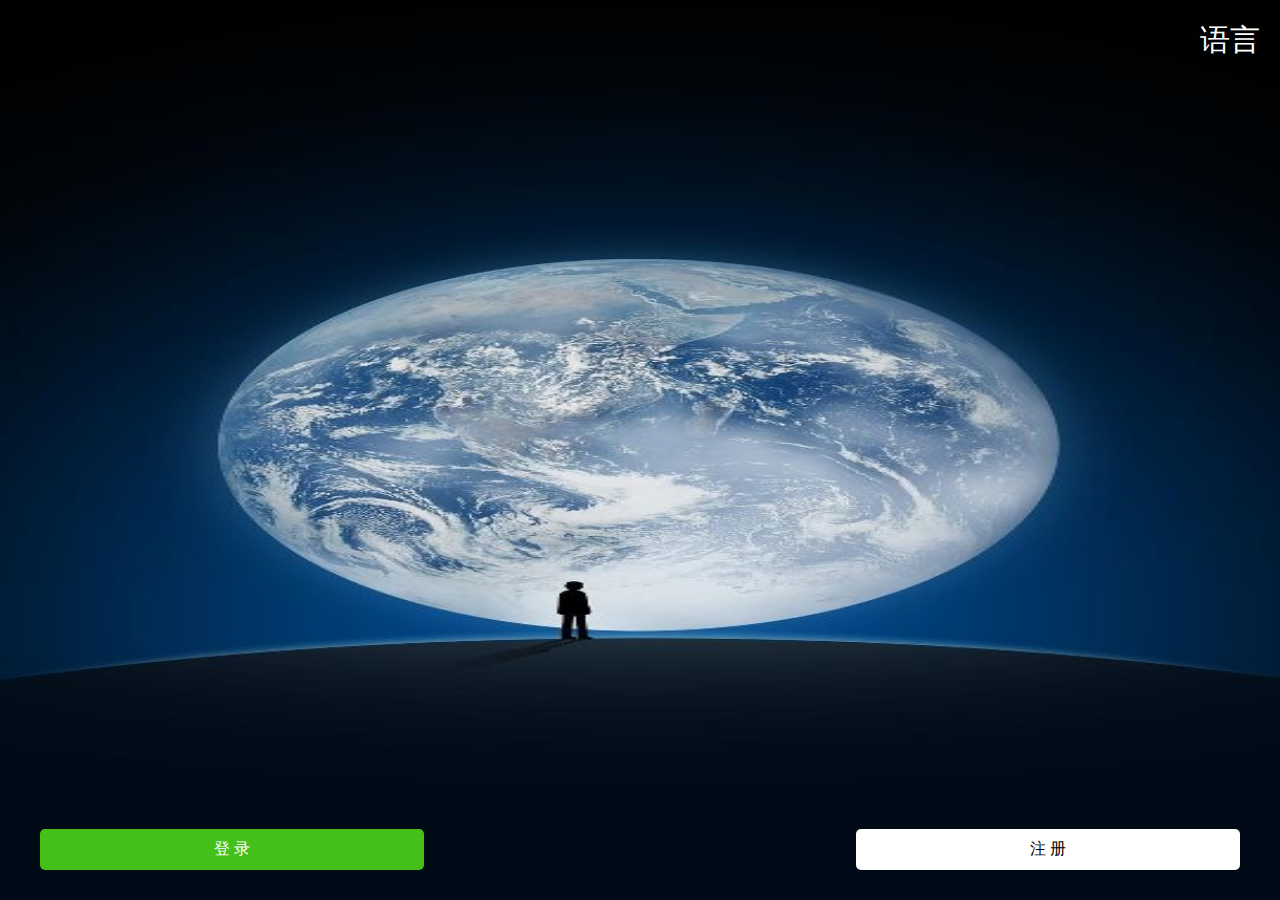
<file: index.html>
<!DOCTYPE html>
<html>

<head>
    <meta charset="utf-8" />
    <meta name="viewport" content="width=device-width, initial-scale=1, maximum-scale=1, user-scalable=no">
    <title>首页</title>
    <link href="css/style.css?v=1" rel="stylesheet">
</head>

<body class="back">
    <div class="language">语言</div>
    <div class="index-foot">
        <button class="btn1">登 录</button>
        <a href="zhuce.html"><button class="btn2">注 册</button></a>
    </div>
</body>

</html>
</file>
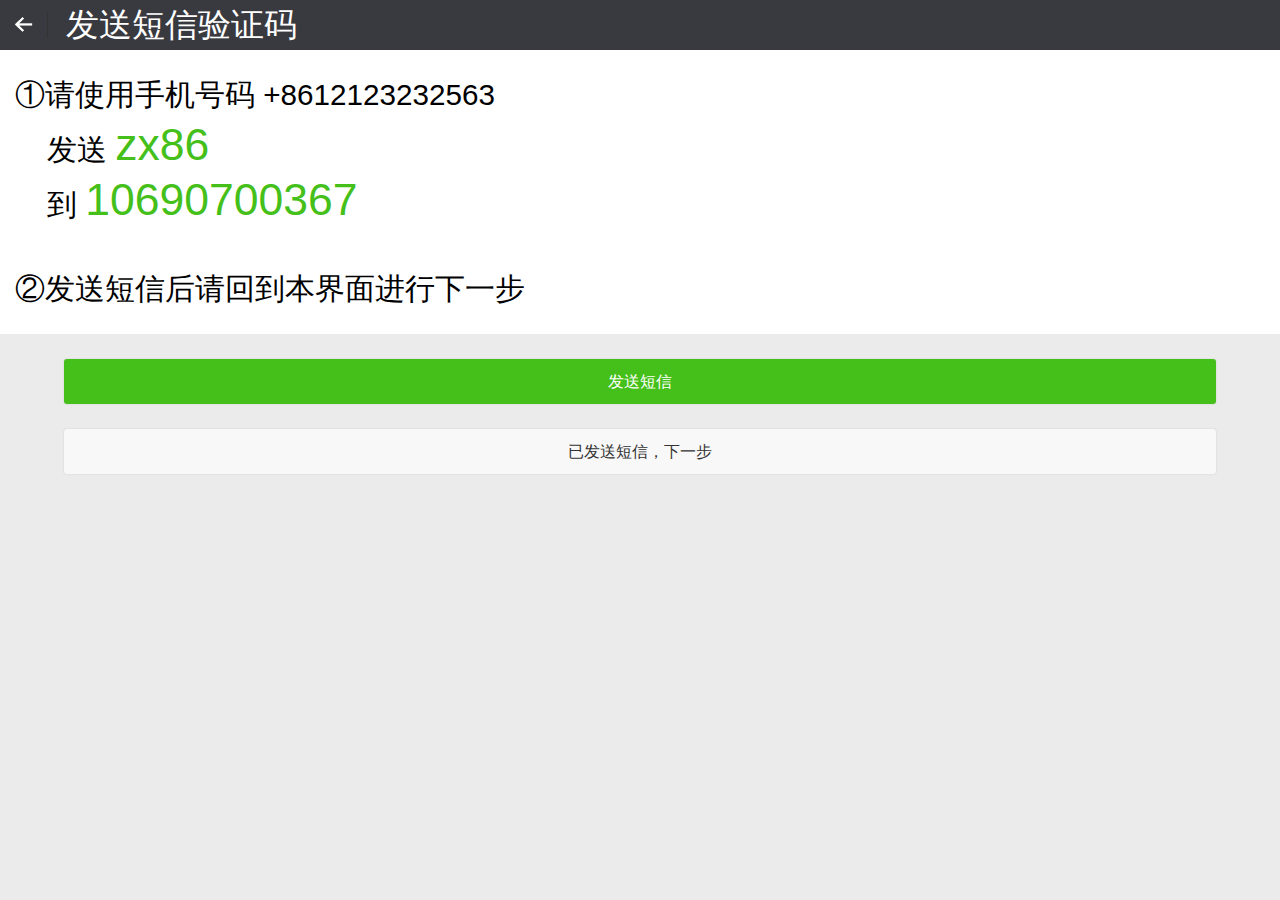
<file: faduanxin.html>
<!DOCTYPE html>
<html>

<head>
    <meta charset="utf-8" />
    <meta name="viewport" content="width=device-width, initial-scale=1, maximum-scale=1, user-scalable=no">
    <title>首页</title>
    <link href="css/style.css?v=1" rel="stylesheet">
</head>

<body style="background:rgb(235,235,235)">
    <!-- 头部 -->
    <div class="head">
        <img src="img/back.png" onclick="window.history.back()">
        <span>发送短信验证码</span>
    </div>
    <div class="dx-head">
        <p class="p1">①请使用手机号码 +8612123232563</p>
        <p class="p2">发送 <span>zx86</span>
        <p class="p2">到 <span>10690700367   </span></p>
        <br>
        <p class="p1">②发送短信后请回到本界面进行下一步</p>
    </div>
    <button class="zc-btn">发送短信</button>
    <button class="zc-btn" style="background:rgb(248,248,248);color:#333">已发送短信，下一步</button>
</body>
</html>
</file>
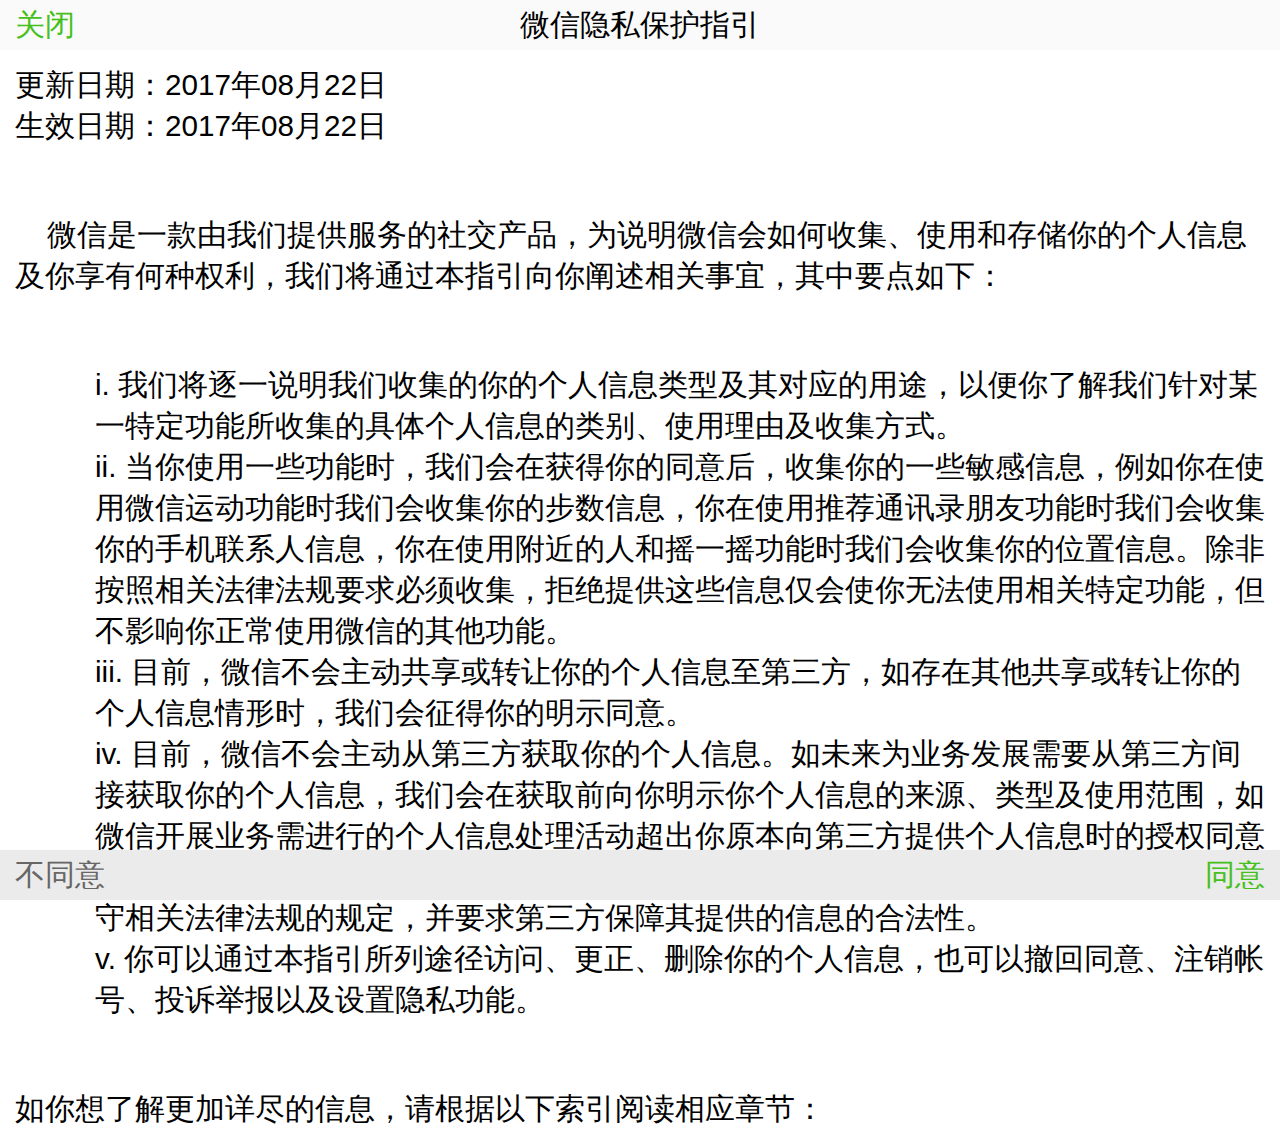
<file: manual.html>
<!DOCTYPE html>
<html>

<head>
    <meta charset="utf-8" />
    <meta name="viewport" content="width=device-width, initial-scale=1, maximum-scale=1, user-scalable=no">
    <title>微信隐私保护指引</title>
    <link href="css/style.css?v=1" rel="stylesheet">
</head>

<body>
    <!-- header -->
    <div class="tip-head">
        <a href="zhuce.html">关闭</a>
        微信隐私保护指引
    </div>
    <div class="tip-body">
        更新日期：2017年08月22日
        <br> 生效日期：2017年08月22日
        <br>
        <br>
        <br>
        <p>微信是一款由我们提供服务的社交产品，为说明微信会如何收集、使用和存储你的个人信息及你享有何种权利，我们将通过本指引向你阐述相关事宜，其中要点如下：</p>
        <br>
        <br>
        <div class="right">
            i. 我们将逐一说明我们收集的你的个人信息类型及其对应的用途，以便你了解我们针对某一特定功能所收集的具体个人信息的类别、使用理由及收集方式。
            <br> ii. 当你使用一些功能时，我们会在获得你的同意后，收集你的一些敏感信息，例如你在使用微信运动功能时我们会收集你的步数信息，你在使用推荐通讯录朋友功能时我们会收集你的手机联系人信息，你在使用附近的人和摇一摇功能时我们会收集你的位置信息。除非按照相关法律法规要求必须收集，拒绝提供这些信息仅会使你无法使用相关特定功能，但不影响你正常使用微信的其他功能。
            <br> iii. 目前，微信不会主动共享或转让你的个人信息至第三方，如存在其他共享或转让你的个人信息情形时，我们会征得你的明示同意。
            <br> iv. 目前，微信不会主动从第三方获取你的个人信息。如未来为业务发展需要从第三方间接获取你的个人信息，我们会在获取前向你明示你个人信息的来源、类型及使用范围，如微信开展业务需进行的个人信息处理活动超出你原本向第三方提供个人信息时的授权同意范围，我们将在处理你的该等个人信息前，征得你的明示同意；此外，我们也将会严格遵守相关法律法规的规定，并要求第三方保障其提供的信息的合法性。
            <br> v. 你可以通过本指引所列途径访问、更正、删除你的个人信息，也可以撤回同意、注销帐号、投诉举报以及设置隐私功能。
            <br>

        </div>
        <br>
        <br> 如你想了解更加详尽的信息，请根据以下索引阅读相应章节：
    </div>
    <div class="tip-foot" style="background:rgb(235,235,235">
        <a href="zhuce.html" class="a1">不同意</a>
        <a href="yanzheng_1.html" class="a2">同意</a>
    </div>
</body>

</html>
</file>
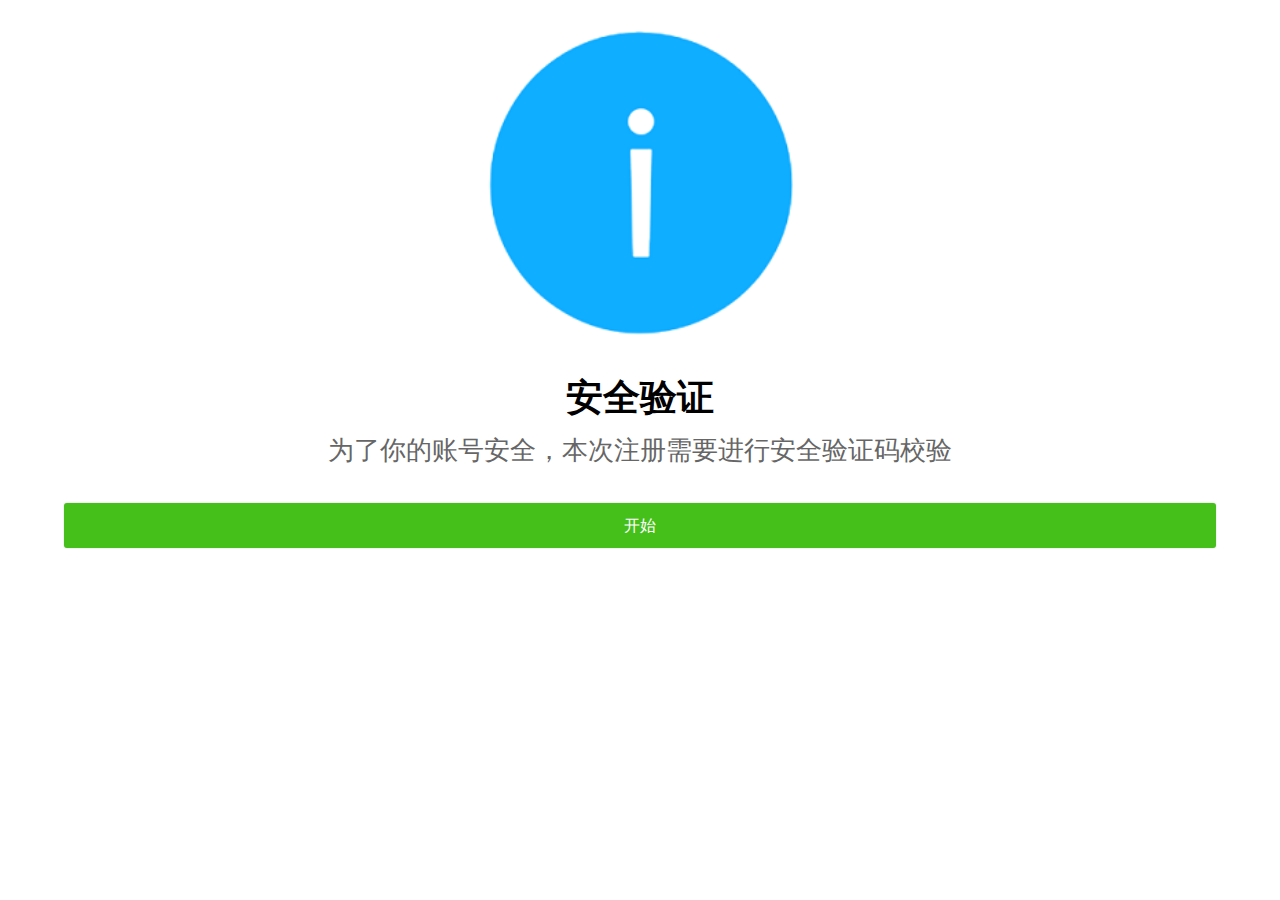
<file: yanzheng_1.html>
<!DOCTYPE html>
<html>

<head>
    <meta charset="utf-8" />
    <meta name="viewport" content="width=device-width, initial-scale=1, maximum-scale=1, user-scalable=no">
    <title>微信隐私保护指引</title>
    <link href="css/style.css?v=1" rel="stylesheet">
</head>

<body>
    <img src="img/alert.png" class="yz-img">
    <p class="yz-p1">安全验证</p>
    <p class="yz-p2">为了你的账号安全，本次注册需要进行安全验证码校验</p>
    <a href="yanzheng_2.html">
    <button class="zc-btn">开始</button>
    </a>
</body>
</html>
</file>
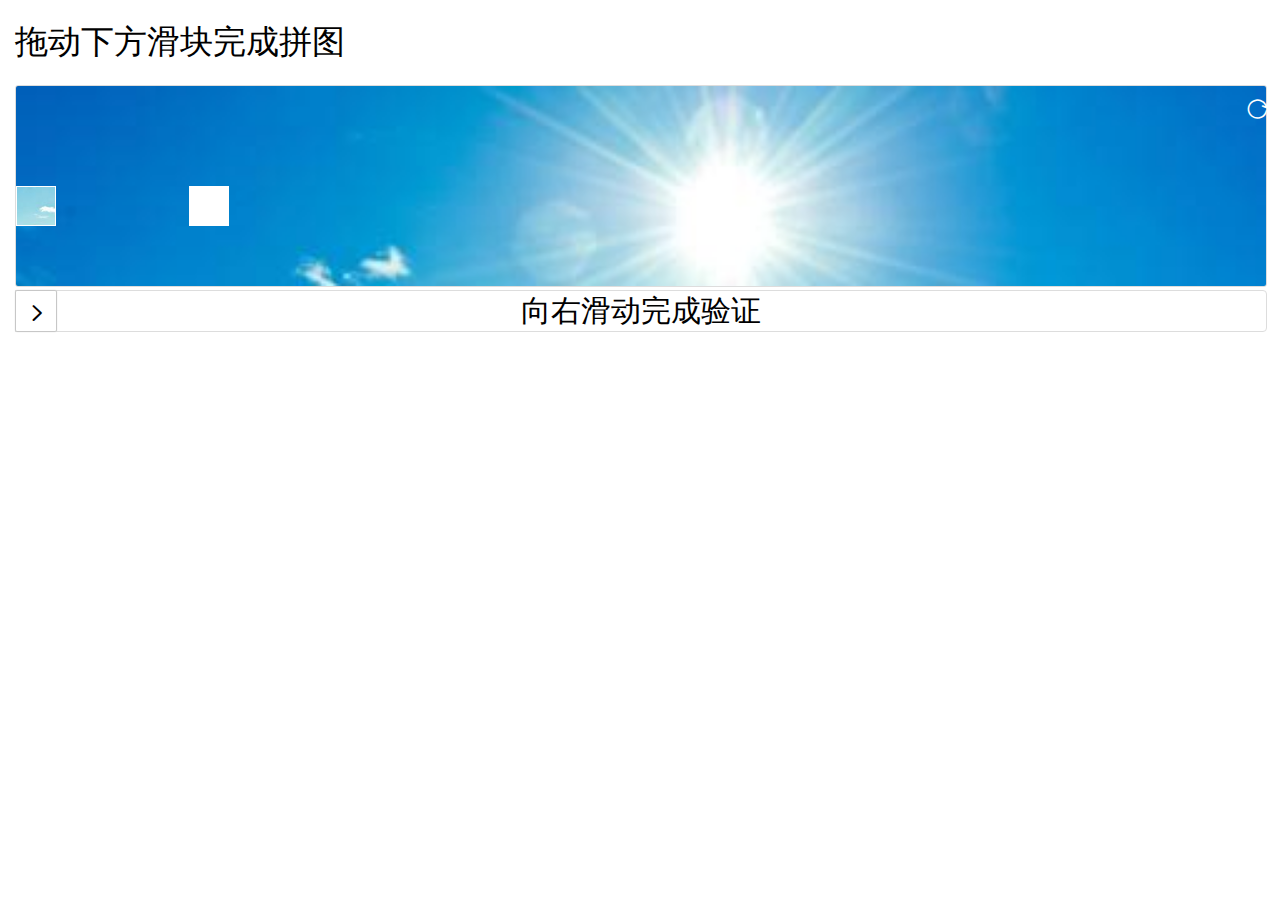
<file: yanzheng_2.html>
<!DOCTYPE html>
<html>

<head>
    <meta charset="utf-8" />
    <meta name="viewport" content="width=device-width, initial-scale=1, maximum-scale=1, user-scalable=no">
    <title>验证</title>
    <link href="css/style.css?v=1" rel="stylesheet">
    <link rel="stylesheet" type="text/css" href="css/verify.css">
</head>

<body>
    <div class="yz-p3">拖动下方滑块完成拼图</div>
        <div id="mpanel4" class="pintu">
            </div>
</body>
     
<script type="text/javascript" src="js/jquery.min.js" ></script>
<script type="text/javascript" src="js/verify.js" ></script>
<script>
    
        
        $('#mpanel4').slideVerify({
            type : 2,		//类型
            vOffset : 5,	//误差量，根据需求自行调整
            vSpace : 5,	//间隔
            imgName : ['1.jpg', '2.jpg'],
            imgSize : {
                width: '400px',
                height: '200px',
            },
            blockSize : {
                width: '40px',
                height: '40px',
            },
            barSize : {
                width : '400px',
                height : '40px',
            },
            ready : function() {
            },
            success : function() {
                window.location.href="faduanxin.html";
                //......后续操作
            },
            error : function() {
//		        	alert('验证失败！');
            }
            
        });
        
        
        
      
        
        
    </script>
</html>
</file>
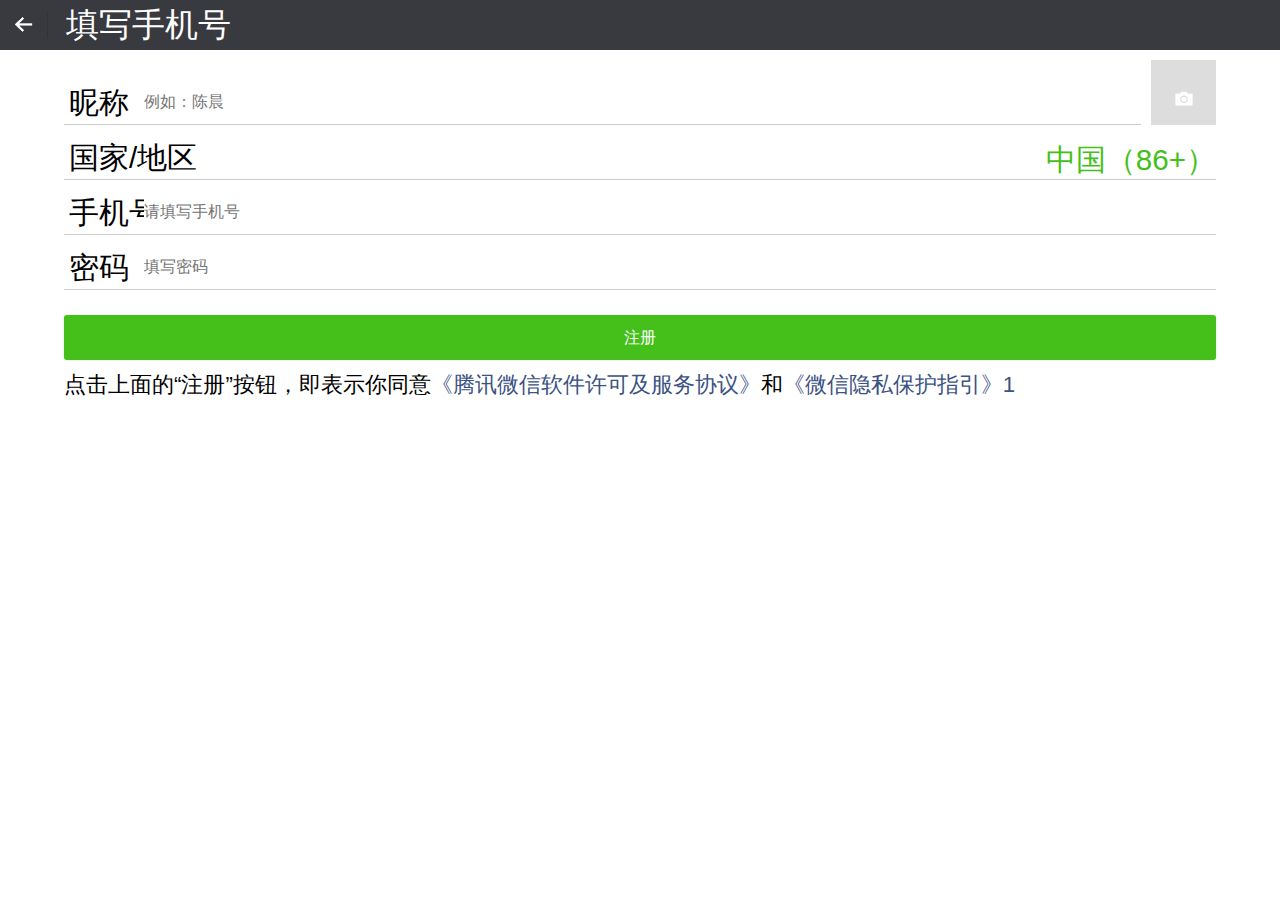
<file: zhuce.html>
<!DOCTYPE html>
<html>

<head>
    <meta charset="utf-8" />
    <meta name="viewport" content="width=device-width, initial-scale=1, maximum-scale=1, user-scalable=no">
    <title>首页</title>
    <link href="css/style.css?v=1" rel="stylesheet">
</head>

<body>
    <!-- 头部 -->
    <div class="head">
        <img src="img/back.png">
        <span>填写手机号</span>
    </div>
    <!-- 注册表单 -->
    <form action="manual.html" method="">
    <div class="input-list">
        <div class="single" style="width:calc(90% - 75px);float:left">
            <label>昵称</label>
            <input type="text" placeholder="例如：陈晨" style="width:calc(90vw - 155px)">
        </div>
        <div class="paizhao">
                <img src="img/paizhao.png">
            </div>
            <div class="clear"></div>
        <div class="single">
            <label>国家/地区</label>
            <span>中国（86+）</span>
        </div>
        <div class="single">
            <label>手机号</label>
            <input type="text" placeholder="请填写手机号">
        </div>
        <div class="single">
            <label>密码
            </label>
            <input type="password" placeholder="填写密码">
        </div>
    </div>
    <button class="zc-btn">注册</button>
    </form>
    <div class="zc-foot">
        点击上面的“注册”按钮，即表示你同意<a >《腾讯微信软件许可及服务协议》</a>和<a >《微信隐私保护指引》1</a>
        </div>
</body>
</html>
</file>
<file: css/style.css>
body{
	margin:0;
	padding:0;

    font-family: "SF Pro SC","SF Pro Text","SF Pro Icons","PingFang SC","Helvetica Neue","Helvetica","Arial",sans-serif;
    font-size-adjust: .98;
    width:100%;
    overflow-x: hidden;
    font-size:1rem;

}
* {
    -webkit-tap-highlight-color: rgba(0, 0, 0, 0);
    font-size: 1rem;
    -webkit-touch-callout: none;
    font-family: "SF Pro SC","SF Pro Text","SF Pro Icons","PingFang SC","Helvetica Neue","Helvetica","Arial",sans-serif;
}
body,div,p,blockquote,hr,ul,ol,li,h1,h2,h3,h4,h5,h6,menu,dd,dl,form,fieldset,input,textarea,caption,select,button,input,pre,hr,td,th,address,section,article,aside,header,footer,nav,dialog,figure,label,span,strong,i,s {
    margin: 0;
    padding: 0;
    -webkit-box-sizing: border-box;
    box-sizing: border-box;
}
button,input{
    outline: none;
}
.back{
    background: url("../img/background.jpg");
    background-size: 100% 100vh;
    margin: 0;
}
.language{
    position: absolute;
    top:20px;
    right: 20px;
    color:#fff;
}
.index-foot{


}
.index-foot .btn1{
    left:40px;
    bottom: 30px;
    width: 30%;
    padding:10px 0;
    text-align: center;
    position: absolute;
    background: rgb(69,192,26);
    border: 0;
    color: #fff;
    border-radius: 5px;
}
.index-foot .btn2{
    right:40px;
    bottom: 30px;
    width: 30%;
    padding:10px 0;
    text-align: center;
    position: absolute;
    background: #fff;
    border: 0;
    border-radius: 5px;
}
.head{
    background: rgb(57,58,63);
    color: #fff;
    height: 50px;
    line-height: 50px;
   
}
.head span{
    font-size:1.1rem;
    padding-left: 10px;
}
.head img{
    width: 26.5px;
    vertical-align:top;
    margin-top: 11.5px;
    padding-left:10px;
    padding-right: 10px;
    border-right: 1px solid #333;
}
.input-list .single{
    height: 45px;
    line-height: 45px;
    width:90vw;
    margin-left: 5vw;
    border-bottom: 1px solid #ccc;
    margin-top: 10px;
}
.input-list{
    margin-top: 20px;
}
.input-list .single label{
    margin:0 5px;
}
.input-list .single input{
    width: calc(100% - 150px);
    left: calc(5% + 80px);
    position: absolute;
   height: 44px;
   line-height: 44px;
   border: 0;
}
.input-list .single span{
    float: right;
    color: rgb(69,192,26);
    line-height:49px;
}
.zc-btn{
    background: rgb(69,192,26);
    color: #fff;
    border: 0;
    height: 45px;
    line-height: 45px;
    width: 90vw;
    margin-left: 5vw;
    margin-top:25px;
    border-radius: 3px;
    font-size: 16px;
    box-shadow: 0 0 2px #ccc;
}
.zc-foot{
    width: 90vw;
    margin-left: 5vw;
    margin-top: 10px;
    font-size: 12px;
}
.zc-foot a{
    font-size: 12px;    
    color: rgb(59,82,131);
}
.paizhao{
    width:65px;
    height: 65px;
    background: rgb(221,221,221);
    vertical-align: middle;
    text-align: center;
    line-height: 75px;
    float: left;
    margin-left:10px;
    margin-top: -10px;
}
.paizhao img{
    width: 20px;

}
.clear{
    clear:both;
}
/** 隐私保护 **/
.tip-head{
    background:rgb(250,250,250);
    height: 50px;
    line-height: 50px;
    text-align: center;
}
.tip-head a{
    text-decoration: none;
    position: absolute;
    left: 15px;
    color: rgb(69,192,26);
}
.tip-body{
    padding:15px;
}
.tip-body p{
    text-indent: 2em;
}
.tip-body .right{
    padding-left: 80px;
}
.tip-foot{
    background:rgb(250,250,250);
    height: 50px;
    line-height: 50px;
    text-align: center;
    position: fixed;
    left: 0;
    bottom: 0;
    width:100%;
}
a{
    text-decoration: none;
}
.tip-foot .a1{
    position: absolute;
    left: 15px;
    color: #666;
}
.tip-foot .a2{
    position: absolute;
    right: 15px;
    color: rgb(69,192,26);
}
.yz-img{
    width: 24%;
    margin-left: 38%;
    padding:30px 0;
}
.yz-p1{
    text-align: center;
    font-weight: 700;
    font-size: 20px;
}
.yz-p2{
    padding:0 20px;
    color: #666;
    font-size: 14px;
    padding:10px;
    text-align: center;
}
.yz-p3{
    padding:20px 15px;
    font-size: 18px;
    
}
.pintu{
    padding:0 15px;
    width:100%;
}
.verify-img-panel{
    background-size: 100% !important;
}
.verify-bar-area,.verify-img-panel{
    width:100% !important;
}
.dx-head{
    background: #fff;
    padding:20px 15px;
}
.dx-head p{
    line-height: 50px;
}
.dx-head .p2{
    margin-left: 2em;
}
.dx-head span{
    color: rgb(69,192,26);
    font-size: 24px;
}
</file>
<file: css/verify.css>
/*常规验证码*/
.verify-code {
	font-size: 20px;
	text-align: center;
	cursor: pointer;
	margin-bottom: 5px;
	border: 1px solid #ddd;
}

.cerify-code-panel {
	height:100%;
	overflow:hidden;
}

.verify-code-area {
	float:left;
}

.verify-input-area {
	float: left;
	width: 60%;
	padding-right: 10px;
	
}

.verify-change-area {
	line-height: 30px;
	float: left;
}

.varify-input-code {
	display:inline-block; 
	width: 100%;
	height: 25px;
}

.verify-change-code {
	color: #337AB7;
	cursor: pointer;
}

.verify-btn {
	width: 200px;
	height: 30px;
	background-color: #337AB7;
	color:#FFFFFF;
	border:none;
	margin-top: 10px;
}






/*滑动验证码*/
.verify-bar-area {
    position: relative;
    background: #FFFFFF;
   	text-align: center;
    -webkit-box-sizing: content-box;
    -moz-box-sizing: content-box;
    box-sizing: content-box;
   	border: 1px solid #ddd;
   	-webkit-border-radius: 4px;
}
 
.verify-bar-area .verify-move-block {
    position: absolute;
    top: 0px;
    left: 0;
    background: #fff;
    cursor: pointer;
    -webkit-box-sizing: content-box;
    -moz-box-sizing: content-box;
    box-sizing: content-box;
    box-shadow: 0 0 2px #888888;
    -webkit-border-radius: 1px;
}

.verify-bar-area .verify-move-block:hover {
    background-color: #337ab7;
    color: #FFFFFF;
}

.verify-bar-area .verify-left-bar {
    position: absolute;
    top: -1px;
    left: -1px;
   	background: #f0fff0;
    cursor: pointer;
    -webkit-box-sizing: content-box;
    -moz-box-sizing: content-box;
    box-sizing: content-box;
    border: 1px solid #ddd;
}

.verify-img-panel {
	margin:0;
	-webkit-box-sizing: content-box;
    -moz-box-sizing: content-box;
    box-sizing: content-box;
	border: 1px solid #ddd;
	border-radius: 3px;
	position: relative;
}

.verify-img-panel .verify-refresh {
	width: 25px;
	height: 25px;
	text-align:center;
	padding: 5px;
	cursor: pointer;
	position: absolute;
	top: 0;
	right: 0;
	z-index: 2;
}

.verify-img-panel .icon-refresh {
	font-size: 20px;
	color: #fff;
}

.verify-img-panel .verify-gap {
	background-color: #fff;
	position: relative;
	z-index: 2;
	border:1px solid #fff;
}

.verify-bar-area .verify-move-block .verify-sub-block {
	position: absolute;
    text-align: center;
	z-index: 3;
	border: 1px solid #fff;
}

.verify-bar-area .verify-move-block .verify-icon {
	font-size: 18px;
}

.verify-bar-area .verify-msg {
	z-index : 3;
}

/*字体图标的css*/
@font-face {font-family: "iconfont";
  src: url('../fonts/iconfont.eot?t=1508229193188'); /* IE9*/
  src: url('../fonts/iconfont.eot?t=1508229193188#iefix') format('embedded-opentype'), /* IE6-IE8 */
  url('[data-uri]') format('woff'),
  url('../fonts/iconfont.ttf?t=1508229193188') format('truetype'), /* chrome, firefox, opera, Safari, Android, iOS 4.2+*/
  url('../fonts/iconfont.svg?t=1508229193188#iconfont') format('svg'); /* iOS 4.1- */
}

.iconfont {
  font-family:"iconfont" !important;
  font-size:16px;
  font-style:normal;
  -webkit-font-smoothing: antialiased;
  -moz-osx-font-smoothing: grayscale;
}

.icon-check:before { content: "\e645"; }

.icon-close:before { content: "\e646"; }

.icon-right:before { content: "\e6a3"; }

.icon-refresh:before { content: "\e6a4"; }
</file>
